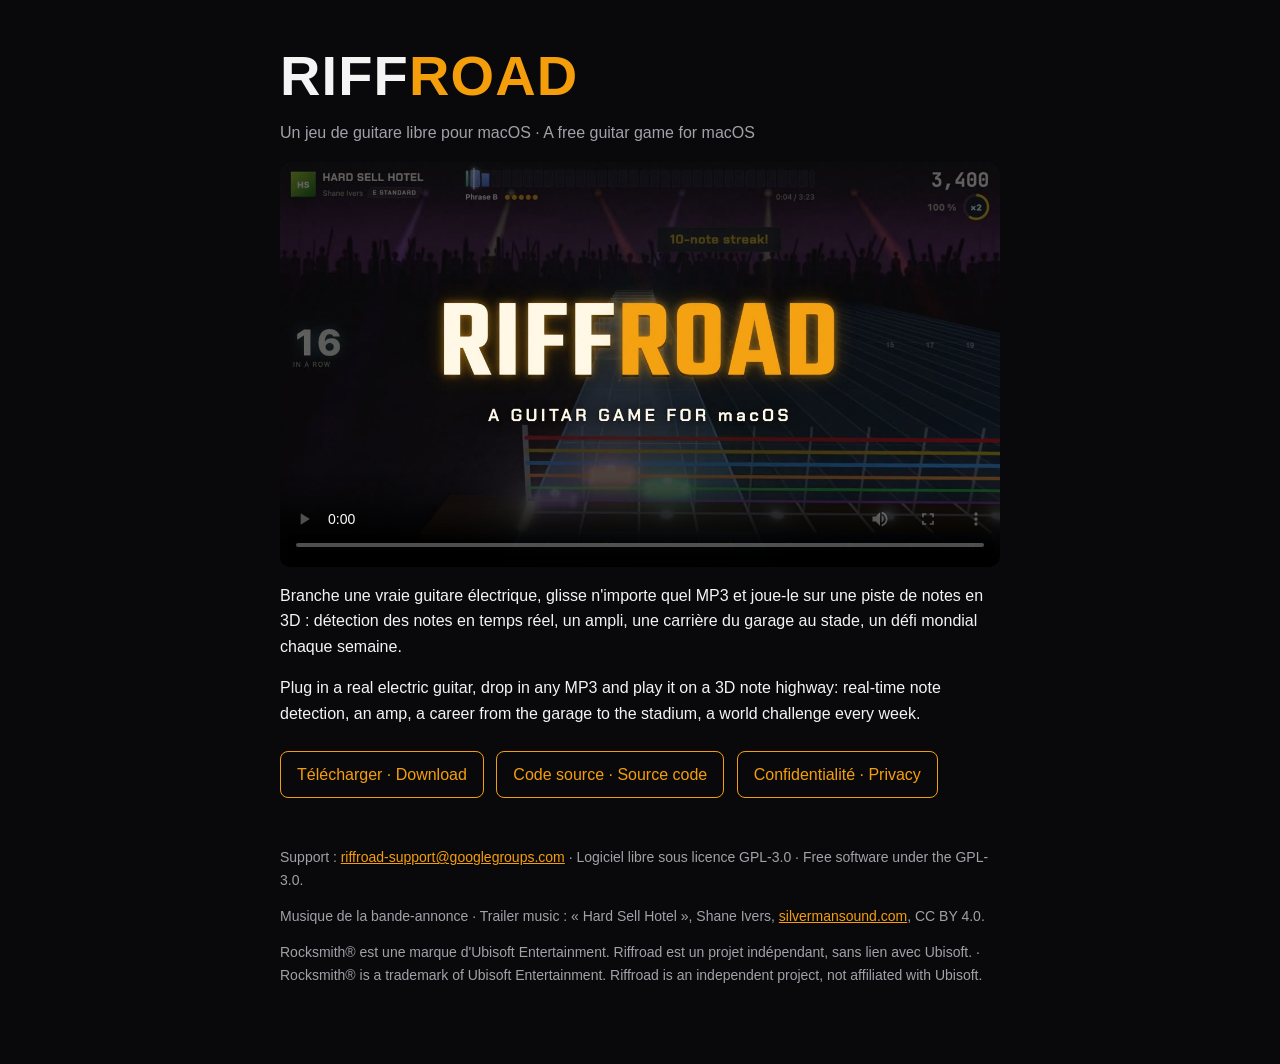
<file: index.html>
<!doctype html>
<html lang="fr">
<head>
<meta charset="utf-8">
<meta name="viewport" content="width=device-width, initial-scale=1">
<title>Riffroad</title>
<meta name="description" content="Riffroad, un jeu de guitare libre pour macOS. A free guitar game for macOS.">
<meta property="og:type" content="video.other">
<meta property="og:site_name" content="Riffroad">
<meta property="og:title" content="Riffroad: a free guitar game for macOS">
<meta property="og:description" content="Plug in a real electric guitar and play your own songs on a 3D note highway. Free and open source, for Apple Silicon Macs.">
<meta property="og:url" content="https://riffroad.github.io/">
<meta property="og:image" content="https://riffroad.github.io/trailer.jpg">
<meta property="og:image:width" content="1280">
<meta property="og:image:height" content="720">
<meta property="og:video" content="https://riffroad.github.io/trailer.mp4">
<meta property="og:video:type" content="video/mp4">
<meta property="og:video:width" content="1920">
<meta property="og:video:height" content="1080">
<meta name="twitter:card" content="summary_large_image">
<link rel="stylesheet" href="style.css">
</head>
<body>
<main>
  <h1>Riff<span>road</span></h1>
  <p class="muted">Un jeu de guitare libre pour macOS · A free guitar game for macOS</p>
  <video src="trailer.mp4" poster="trailer.jpg" controls playsinline preload="metadata" aria-label="Bande-annonce de Riffroad · Riffroad trailer">
    <a href="trailer.mp4">Bande-annonce · Trailer (MP4)</a>
  </video>

  <p>Branche une vraie guitare électrique, glisse n'importe quel MP3 et joue-le sur une piste de notes en 3D : détection des notes en temps réel, un ampli, une carrière du garage au stade, un défi mondial chaque semaine.</p>
  <p lang="en">Plug in a real electric guitar, drop in any MP3 and play it on a 3D note highway: real-time note detection, an amp, a career from the garage to the stadium, a world challenge every week.</p>

  <div class="buttons">
    <a href="https://github.com/riffroad/riffroad/releases">Télécharger · Download</a>
    <a href="https://github.com/riffroad/riffroad">Code source · Source code</a>
    <a href="privacy.html">Confidentialité · Privacy</a>
  </div>

  <footer>
    <p>Support : <a href="mailto:riffroad-support@googlegroups.com">riffroad-support@googlegroups.com</a> · Logiciel libre sous licence GPL-3.0 · Free software under the GPL-3.0.</p>
    <p>Musique de la bande-annonce · Trailer music : « Hard Sell Hotel », Shane Ivers, <a href="https://www.silvermansound.com">silvermansound.com</a>, CC BY 4.0.</p>
    <p>Rocksmith® est une marque d'Ubisoft Entertainment. Riffroad est un projet indépendant, sans lien avec Ubisoft. · Rocksmith® is a trademark of Ubisoft Entertainment. Riffroad is an independent project, not affiliated with Ubisoft.</p>
  </footer>
</main>
</body>
</html>
</file>
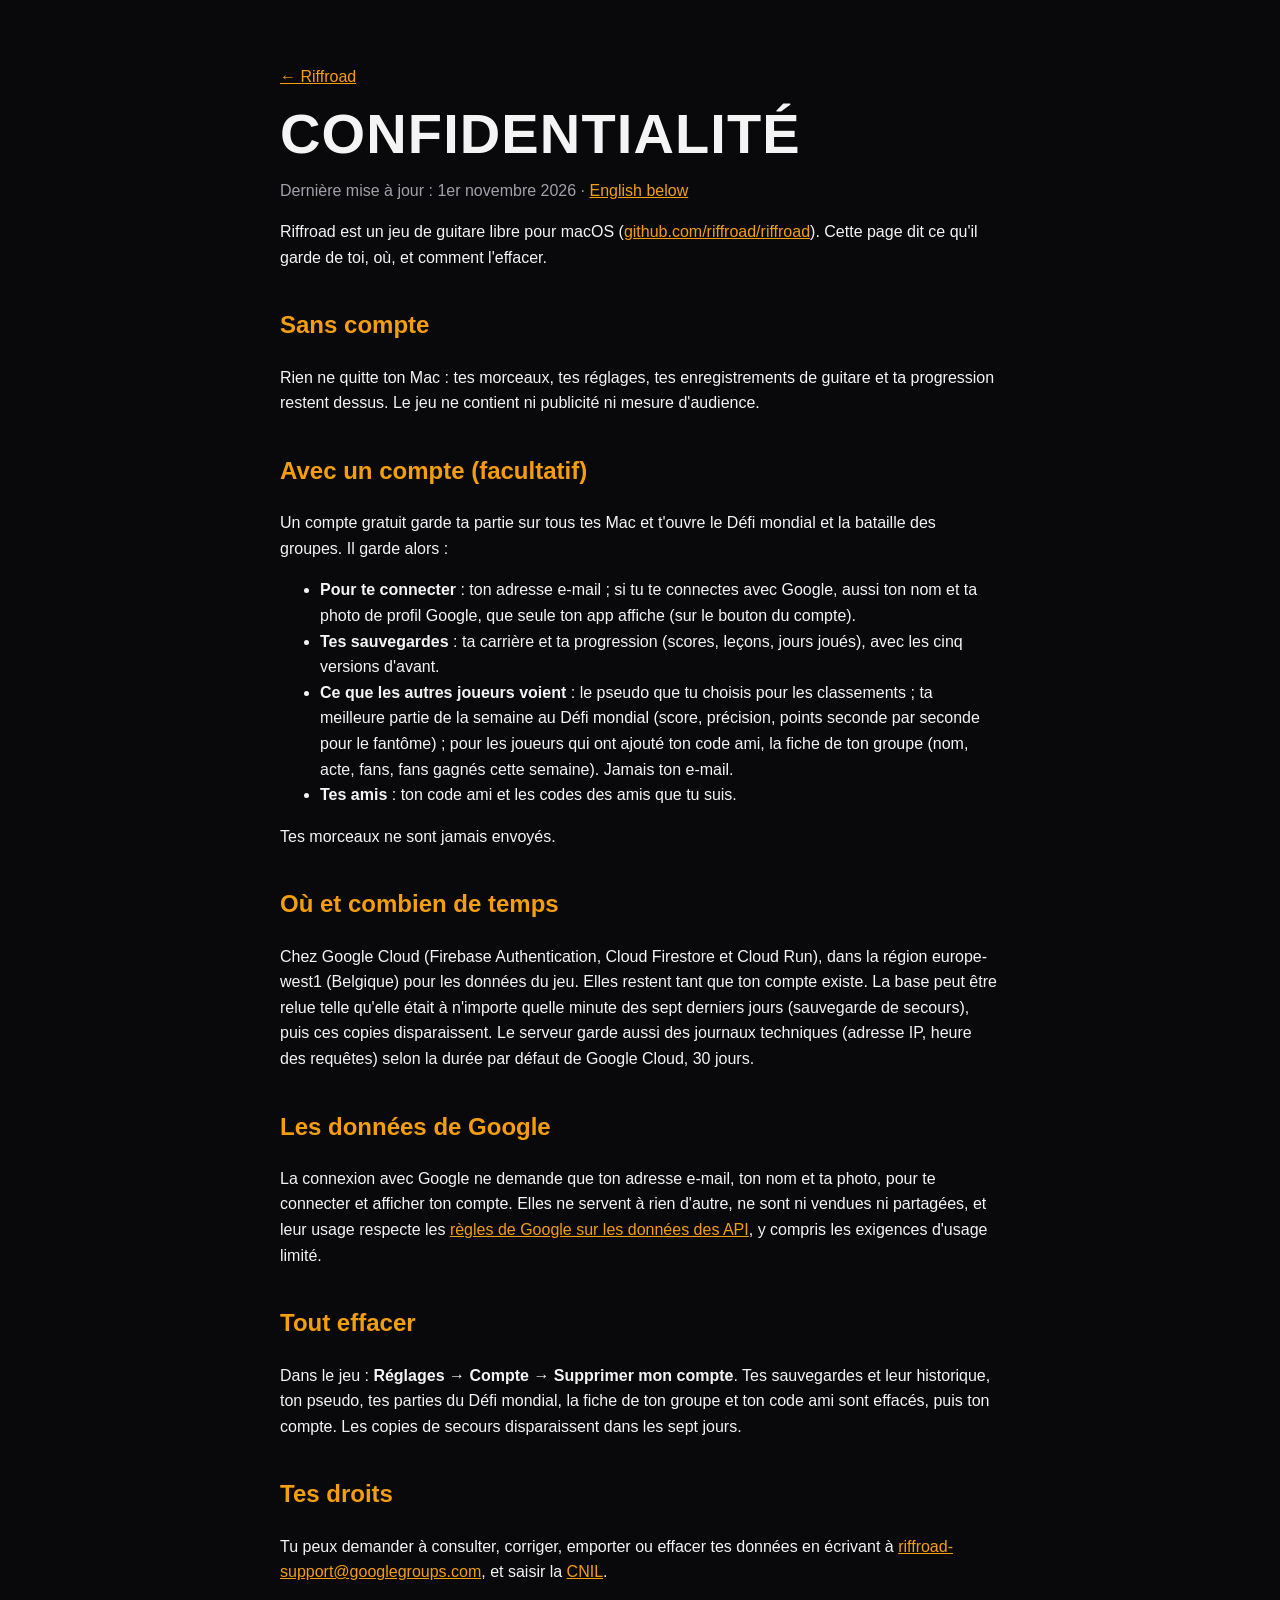
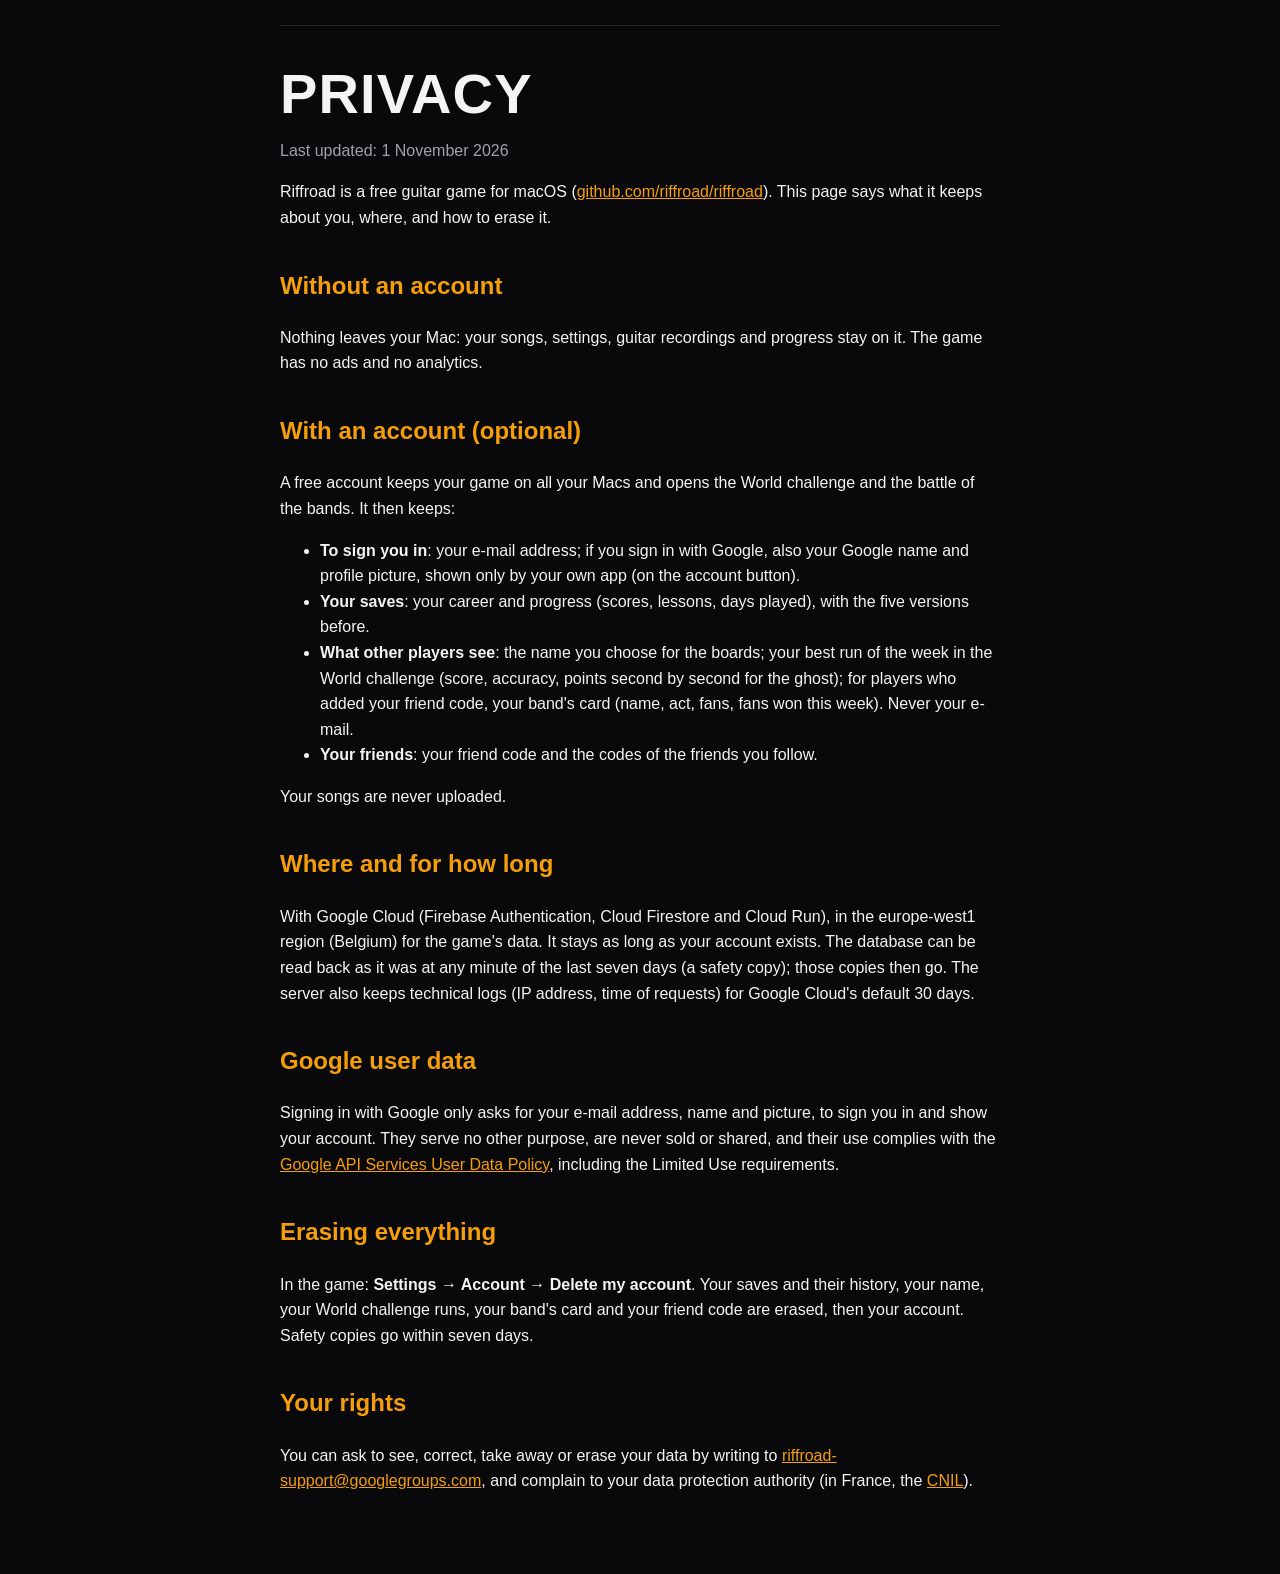
<file: privacy.html>
<!doctype html>
<html lang="fr">
<head>
<meta charset="utf-8">
<meta name="viewport" content="width=device-width, initial-scale=1">
<title>Riffroad · Confidentialité · Privacy</title>
<link rel="stylesheet" href="style.css">
</head>
<body>
<main>
  <p><a href="./">← Riffroad</a></p>
  <h1>Confidentialité</h1>
  <p class="muted">Dernière mise à jour : 1er novembre 2026 · <a href="#en">English below</a></p>

  <p>Riffroad est un jeu de guitare libre pour macOS (<a href="https://github.com/riffroad/riffroad">github.com/riffroad/riffroad</a>). Cette page dit ce qu'il garde de toi, où, et comment l'effacer.</p>

  <h2>Sans compte</h2>
  <p>Rien ne quitte ton Mac : tes morceaux, tes réglages, tes enregistrements de guitare et ta progression restent dessus. Le jeu ne contient ni publicité ni mesure d'audience.</p>

  <h2>Avec un compte (facultatif)</h2>
  <p>Un compte gratuit garde ta partie sur tous tes Mac et t'ouvre le Défi mondial et la bataille des groupes. Il garde alors :</p>
  <ul>
    <li><b>Pour te connecter</b> : ton adresse e-mail ; si tu te connectes avec Google, aussi ton nom et ta photo de profil Google, que seule ton app affiche (sur le bouton du compte).</li>
    <li><b>Tes sauvegardes</b> : ta carrière et ta progression (scores, leçons, jours joués), avec les cinq versions d'avant.</li>
    <li><b>Ce que les autres joueurs voient</b> : le pseudo que tu choisis pour les classements ; ta meilleure partie de la semaine au Défi mondial (score, précision, points seconde par seconde pour le fantôme) ; pour les joueurs qui ont ajouté ton code ami, la fiche de ton groupe (nom, acte, fans, fans gagnés cette semaine). Jamais ton e-mail.</li>
    <li><b>Tes amis</b> : ton code ami et les codes des amis que tu suis.</li>
  </ul>
  <p>Tes morceaux ne sont jamais envoyés.</p>

  <h2>Où et combien de temps</h2>
  <p>Chez Google Cloud (Firebase Authentication, Cloud Firestore et Cloud Run), dans la région europe-west1 (Belgique) pour les données du jeu. Elles restent tant que ton compte existe. La base peut être relue telle qu'elle était à n'importe quelle minute des sept derniers jours (sauvegarde de secours), puis ces copies disparaissent. Le serveur garde aussi des journaux techniques (adresse IP, heure des requêtes) selon la durée par défaut de Google Cloud, 30 jours.</p>

  <h2>Les données de Google</h2>
  <p>La connexion avec Google ne demande que ton adresse e-mail, ton nom et ta photo, pour te connecter et afficher ton compte. Elles ne servent à rien d'autre, ne sont ni vendues ni partagées, et leur usage respecte les <a href="https://developers.google.com/terms/api-services-user-data-policy">règles de Google sur les données des API</a>, y compris les exigences d'usage limité.</p>

  <h2>Tout effacer</h2>
  <p>Dans le jeu : <b>Réglages → Compte → Supprimer mon compte</b>. Tes sauvegardes et leur historique, ton pseudo, tes parties du Défi mondial, la fiche de ton groupe et ton code ami sont effacés, puis ton compte. Les copies de secours disparaissent dans les sept jours.</p>

  <h2>Tes droits</h2>
  <p>Tu peux demander à consulter, corriger, emporter ou effacer tes données en écrivant à <a href="mailto:riffroad-support@googlegroups.com">riffroad-support@googlegroups.com</a>, et saisir la <a href="https://www.cnil.fr">CNIL</a>.</p>

  <hr id="en">

  <h1 lang="en">Privacy</h1>
  <div lang="en">
  <p class="muted">Last updated: 1 November 2026</p>
  <p>Riffroad is a free guitar game for macOS (<a href="https://github.com/riffroad/riffroad">github.com/riffroad/riffroad</a>). This page says what it keeps about you, where, and how to erase it.</p>

  <h2>Without an account</h2>
  <p>Nothing leaves your Mac: your songs, settings, guitar recordings and progress stay on it. The game has no ads and no analytics.</p>

  <h2>With an account (optional)</h2>
  <p>A free account keeps your game on all your Macs and opens the World challenge and the battle of the bands. It then keeps:</p>
  <ul>
    <li><b>To sign you in</b>: your e-mail address; if you sign in with Google, also your Google name and profile picture, shown only by your own app (on the account button).</li>
    <li><b>Your saves</b>: your career and progress (scores, lessons, days played), with the five versions before.</li>
    <li><b>What other players see</b>: the name you choose for the boards; your best run of the week in the World challenge (score, accuracy, points second by second for the ghost); for players who added your friend code, your band's card (name, act, fans, fans won this week). Never your e-mail.</li>
    <li><b>Your friends</b>: your friend code and the codes of the friends you follow.</li>
  </ul>
  <p>Your songs are never uploaded.</p>

  <h2>Where and for how long</h2>
  <p>With Google Cloud (Firebase Authentication, Cloud Firestore and Cloud Run), in the europe-west1 region (Belgium) for the game's data. It stays as long as your account exists. The database can be read back as it was at any minute of the last seven days (a safety copy); those copies then go. The server also keeps technical logs (IP address, time of requests) for Google Cloud's default 30 days.</p>

  <h2>Google user data</h2>
  <p>Signing in with Google only asks for your e-mail address, name and picture, to sign you in and show your account. They serve no other purpose, are never sold or shared, and their use complies with the <a href="https://developers.google.com/terms/api-services-user-data-policy">Google API Services User Data Policy</a>, including the Limited Use requirements.</p>

  <h2>Erasing everything</h2>
  <p>In the game: <b>Settings → Account → Delete my account</b>. Your saves and their history, your name, your World challenge runs, your band's card and your friend code are erased, then your account. Safety copies go within seven days.</p>

  <h2>Your rights</h2>
  <p>You can ask to see, correct, take away or erase your data by writing to <a href="mailto:riffroad-support@googlegroups.com">riffroad-support@googlegroups.com</a>, and complain to your data protection authority (in France, the <a href="https://www.cnil.fr">CNIL</a>).</p>
  </div>
</main>
</body>
</html>
</file>
<file: style.css>
:root { color-scheme: dark; --bg: #09090b; --fg: #f4f4f5; --muted: #a1a1aa; --gold: #f59e0b; --line: #27272a; }
* { box-sizing: border-box; }
body { margin: 0; background: var(--bg); color: var(--fg); font: 16px/1.6 -apple-system, BlinkMacSystemFont, "Segoe UI", sans-serif; }
main { max-width: 760px; margin: 0 auto; padding: 48px 20px 64px; }
h1 { font-size: 56px; line-height: 1; letter-spacing: 0.02em; margin: 0 0 8px; text-transform: uppercase; }
h1 span { color: var(--gold); }
h2 { margin-top: 36px; color: var(--gold); }
h3 { margin-top: 24px; }
a { color: var(--gold); }
.muted { color: var(--muted); }
.buttons a { display: inline-block; margin: 8px 8px 0 0; padding: 10px 16px; border: 1px solid var(--gold); border-radius: 8px; text-decoration: none; }
hr { border: 0; border-top: 1px solid var(--line); margin: 40px 0; }
img { max-width: 100%; border-radius: 10px; }
video { display: block; width: 100%; aspect-ratio: 16 / 9; margin: 16px 0; border-radius: 10px; background: #000; }
footer { margin-top: 48px; color: var(--muted); font-size: 14px; }
</file>
